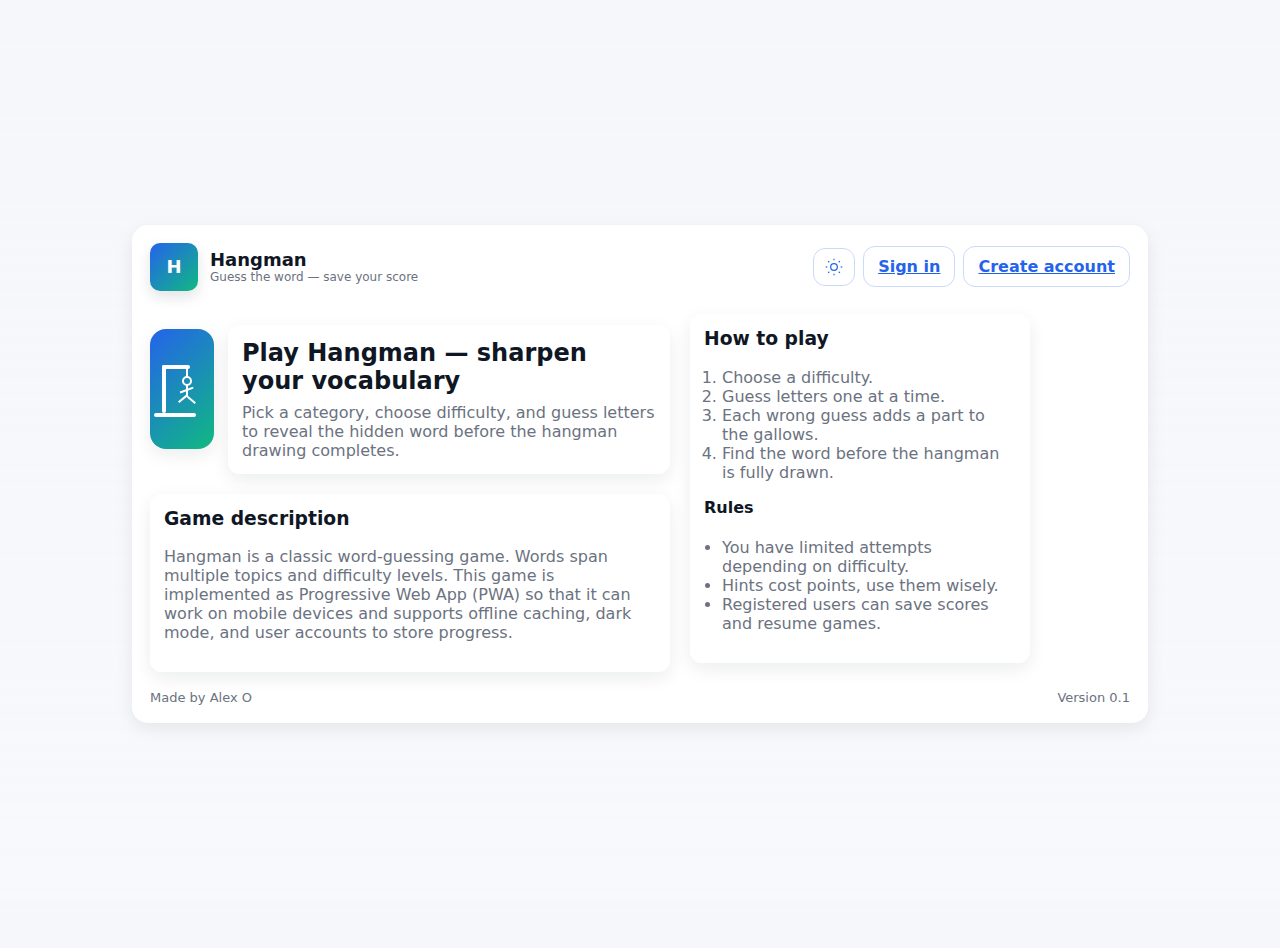
<file: backend/app/frontend/static/index.html>
<!doctype html>
<html lang="en">
<head>
  <meta charset="utf-8" />
  <meta name="viewport" content="width=device-width,initial-scale=1" />
  <title>Hangman — Play & Learn</title>
  <link rel="stylesheet" href="./css/layout.css" />
</head>
<body>
  <div class="app-shell theme-light" id="app" style="max-width:980px;margin:24px auto;padding:18px">
    <div class="header">
      <div class="brand">
        <div class="logo">H</div>
        <div>
          <h1 style="margin:0">Hangman</h1>
          <div style="font-size:12px;color:var(--muted)">Guess the word — save your score</div>
        </div>
      </div>

      <div class="controls">
        <button id="toggleTheme" class="btn secondary" type="button" aria-label="Toggle theme"></button>
        <a href="/frontend/static/login.html" class="btn secondary">Sign in</a>
        <a href="/frontend/static/register.html" class="btn">Create account</a>
      </div>
    </div>

    <main class="margin-top">
      <div style="display:flex;gap:20px;align-items:center;flex-wrap:wrap">
        <div style="flex:1;min-width:280px;max-width:520px">
          <!-- Hero -->
          <div style="display:flex;gap:14px;align-items:center">
            <div style="width:120px;height:120px;border-radius:16px;background:linear-gradient(135deg,var(--accent),var(--accent-2));display:flex;align-items:center;justify-content:center;color:white;box-shadow:var(--shadow)">
              <!-- simple inline hangman SVG icon -->
              <svg width="64" height="64" viewBox="0 0 64 64" fill="none" xmlns="http://www.w3.org/2000/svg" aria-hidden="true">
                <rect x="4" y="56" width="42" height="4" rx="2" fill="white"/>
                <rect x="12" y="8" width="4" height="48" rx="2" fill="white"/>
                <rect x="12" y="8" width="28" height="4" rx="2" fill="white"/>
                <rect x="36" y="8" width="2" height="12" fill="white"/>
                <circle cx="37" cy="24" r="4" stroke="white" stroke-width="2" fill="transparent"/>
                <rect x="36" y="28" width="2" height="12" fill="white"/>
                <rect x="33" y="35" width="14" height="2" transform="rotate(-20 30 44)" fill="white"/>
                <rect x="35" y="40" width="10" height="2" transform="rotate(40 38 44)" fill="white"/>
                <rect x="30" y="38" width="10" height="2" transform="rotate(-40 38 44)" fill="white"/>
              </svg>
            </div>


            <section class="margin-top card" style="margin-top:20px">
                <div>
                  <h2 style="margin:0 0 8px 0">Play Hangman — sharpen your vocabulary</h2>
                  <p style="margin:0;color:var(--muted)">Pick a category, choose difficulty, and guess letters to reveal the hidden word before the hangman drawing completes.</p>
                </div>
            </section>

          </div>

          <section class="margin-top card" style="margin-top:20px">
            <h3 style="margin-top:0">Game description</h3>
            <p style="color:var(--muted)">Hangman is a classic word-guessing game. Words span multiple topics and difficulty levels. This game is implemented as Progressive Web App (PWA) so that it can work on mobile devices and supports offline caching, dark mode, and user accounts to store progress.</p>
          </section>

        </div>

        <aside style="flex:0 0 340px;min-width:240px">
          <div class="card">
            <h3 style="margin-top:0">How to play</h3>
            <ol style="color:var(--muted);padding-left:18px">
              <li>Choose a difficulty.</li>
              <li>Guess letters one at a time.</li>
              <li>Each wrong guess adds a part to the gallows.</li>
              <li>Find the word before the hangman is fully drawn.</li>
            </ol>
            <h4 style="margin-top:8px">Rules</h4>
            <ul style="color:var(--muted);padding-left:18px">
              <li>You have limited attempts depending on difficulty.</li>
              <li>Hints cost points, use them wisely.</li>
              <li>Registered users can save scores and resume games.</li>
            </ul>
          </div>
        </aside>
      </div>

    </main>

    <div class="footer" style="margin-top:18px">
      <div>Made by Alex O</div>
      <div>Version 0.1</div>
    </div>
  </div>

  <script src="./javascript/theme.js"></script>
  <script src="./javascript/index.js"></script>
</body>
</html>
</file>
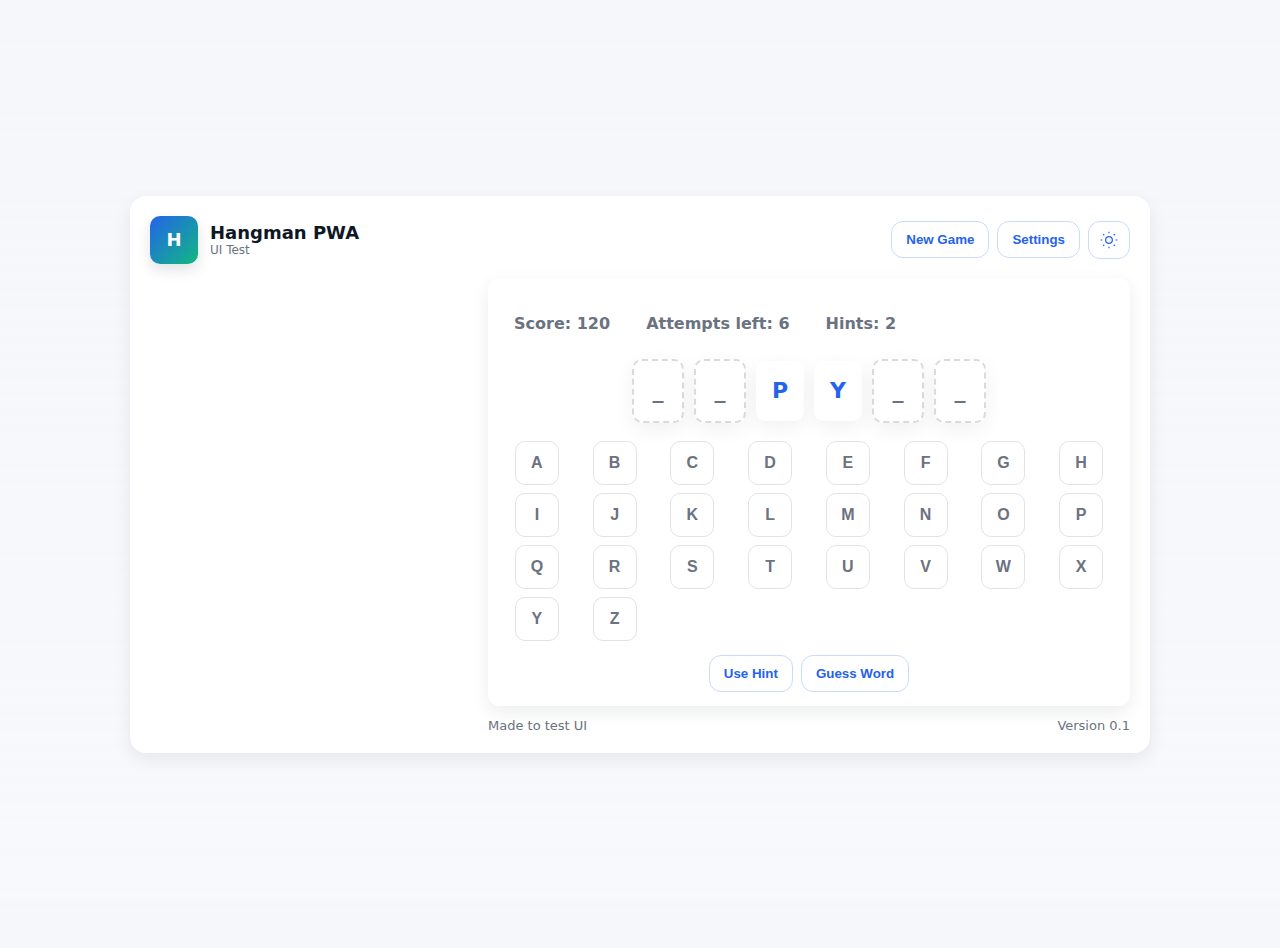
<file: backend/app/frontend/static/demo_layout.html>
<!doctype html>
<html lang="en">
<head>
  <meta charset="utf-8" />
  <meta name="viewport" content="width=device-width,initial-scale=1" />
  <title>Hangman UI Test File</title>
  <link rel="stylesheet" href="./css/layout.css" />
</head>
<body>
  <div class="app-shell theme-light" id="app">
    <div class="header">
      <div class="brand">
        <div class="logo">H</div>
        <div>
          <h1>Hangman PWA</h1>
          <div style="font-size:12px;color:var(--muted)">UI Test</div>
        </div>
      </div>
      <div class="controls">
        <button class="btn" id="newGame">New Game</button>
        <button class="btn secondary" id="settings">Settings</button>
        <button class="btn secondary" id="toggleTheme" type="button" aria-label="Toggle theme"></button>
      </div>
    </div>

    <!-- Main grid: gallows on left, play area on right -->
    <div class="game-grid margin-top">
      <div class="gallows-column">
        <div class="gallows stage-0" id="gallows">
          <div class="gallow-base part"></div>
          <div class="gallow-post part"></div>
          <div class="gallow-beam part"></div>
          <div class="gallow-support part"></div>
          <div class="gallow-rope part"></div>

          <div class="head part"></div>
          <div class="body part"></div>
          <div class="arm-left part"></div>
          <div class="arm-right part"></div>
          <div class="leg-left part"></div>
          <div class="leg-right part"></div>
        </div>
      </div>

      <div>
        <div class="card">
          <div class="hud">
            <div class="stat">Score: <strong>120</strong></div>
            <div class="stat">Attempts left: <strong id="attempts">6</strong></div>
            <div class="stat hint-badge">Hints: 2</div>
          </div>

          <div class="word-box" id="wordBox">
            <div class="letter-slot hidden">_</div>
            <div class="letter-slot hidden">_</div>
            <div class="letter-slot">P</div>
            <div class="letter-slot">Y</div>
            <div class="letter-slot hidden">_</div>
            <div class="letter-slot hidden">_</div>
          </div>

          <div class="keyboard" id="keyboard">
            <!-- Alphabet buttons are injected by JS code -->
          </div>

          <div style="margin-top:14px;display:flex;gap:8px;justify-content:center;align-items:center">
            <button class="btn" id="hintBtn">Use Hint</button>
            <button class="btn secondary" id="guessWord">Guess Word</button>
          </div>
        </div>

        <div class="footer" style="margin-top:12px">
          <div>Made to test UI</div>
          <div>Version 0.1</div>
        </div>
      </div>
    </div>
  </div>

  <script>
    // Generate alphabet buttons
    const alphabet = 'ABCDEFGHIJKLMNOPQRSTUVWXYZ'.split('');
    const keyboard = document.getElementById('keyboard');
    const app = document.getElementById('app');
    const gallows = document.getElementById('gallows');
    const attemptsEl = document.getElementById('attempts');

    let maxStage = 8;
    let stage = 0; // starts at 0 (nothing drawn)
    let attemptsLeft = 6;

    // Create buttons for each letter
    alphabet.forEach(letter => {
      const btn = document.createElement('button');
      btn.className = 'key';
      btn.textContent = letter;
      btn.addEventListener('click', ()=>{
        if(btn.classList.contains('disabled')) return;
        btn.classList.add('disabled');
        // Demo: treat vowels as correct, consonants as wrong
        const isVowel = 'AEIOU'.includes(letter);
        if(!isVowel){
          // wrong guess -> advance stage
          stage = Math.min(maxStage, stage + 1);
          attemptsLeft = Math.max(0, attemptsLeft - 1);
          gallows.className = 'gallows stage-' + stage;
          attemptsEl.textContent = Math.max(0, attemptsLeft);
        } else {
          // correct guess - reveal a slot for demo
          const hidden = document.querySelectorAll('.letter-slot.hidden');
          if(hidden.length) hidden[0].classList.remove('hidden');
        }
      });
      keyboard.appendChild(btn);
    });

    // New game button functionality
    document.getElementById('newGame').addEventListener('click', ()=>{
      // reset keys
      document.querySelectorAll('.key').forEach(k=>k.classList.remove('disabled'));
      // reset word slots
      document.querySelectorAll('.letter-slot').forEach(s=>s.classList.add('hidden'));
      document.querySelectorAll('.letter-slot').forEach((s,i)=>{ if(i>1 && i<4) s.classList.remove('hidden') });
      // reset gallows
      stage = 0; attemptsLeft = 6; gallows.className = 'gallows stage-0'; attemptsEl.textContent = attemptsLeft;
    });
  </script>
  <script src="./javascript/theme.js"></script>
</body>
</html>
</file>
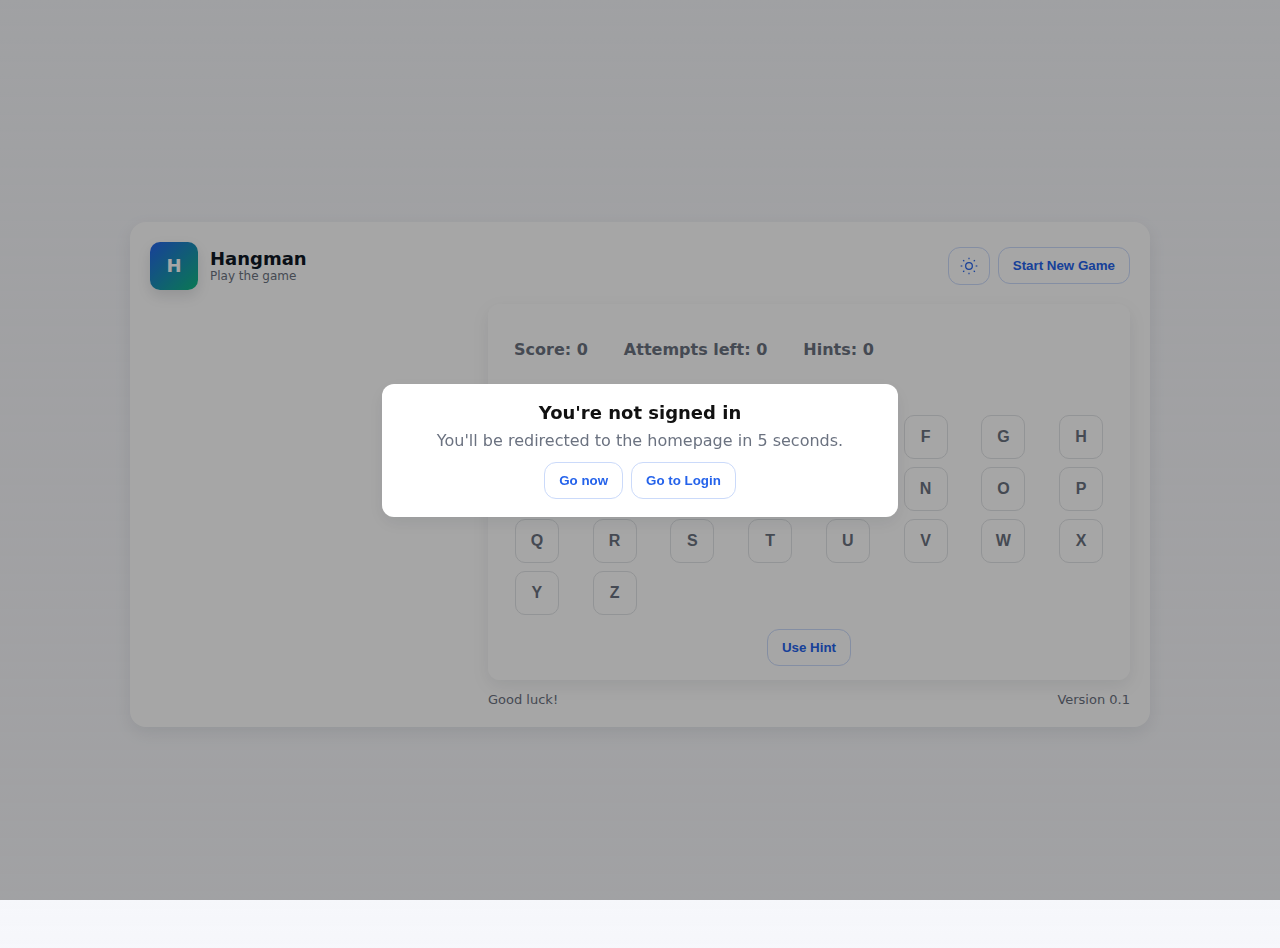
<file: backend/app/frontend/static/game.html>
<!doctype html>
<html lang="en">
<!-- Head section with meta tags and stylesheets -->
<head>
  <meta charset="utf-8" />
  <meta name="viewport" content="width=device-width,initial-scale=1" />
  <title>Hangman — Game</title>
  <link rel="stylesheet" href="./css/layout.css" />
</head>
<!-- Body section with the main app structure -->
<body>
  <div class="app-shell theme-light" id="app">
      <!-- Header with branding and controls -->
    <div class="header">
      <div class="brand">
        <div class="logo">H</div>
        <div>
          <h1>Hangman</h1>
          <div style="font-size:12px;color:var(--muted)">Play the game</div>
        </div>
      </div>

        <!-- Control buttons: Theme toggle and New Game -->
      <div class="controls">
        <button id="toggleTheme" class="btn secondary" type="button" aria-label="Toggle theme"></button>
        <button id="newGameBtn" class="btn">Start New Game</button>
      </div>
    </div>

      <!-- Main game grid layout -->
    <div class="game-grid margin-top">
        <!-- Gallows and hangman figure -->
      <div class="gallows-column">
        <div class="gallows stage-0" id="gallows">
          <div class="gallow-base part"></div>
          <div class="gallow-post part"></div>
          <div class="gallow-beam part"></div>
          <div class="gallow-support part"></div>
          <div class="gallow-rope part"></div>

          <div class="head part"></div>
          <div class="body part"></div>
          <div class="arm-left part"></div>
          <div class="arm-right part"></div>
          <div class="leg-left part"></div>
          <div class="leg-right part"></div>
        </div>
      </div>

      <div>
          <!-- Game card with HUD, word box, keyboard, and controls -->
        <div class="card">
          <div class="hud">
            <div class="stat">Score: <strong id="score">0</strong></div>
            <div class="stat">Attempts left: <strong id="attempts">0</strong></div>
            <div class="stat hint-badge">Hints: <span id="hints">0</span></div>
          </div>

            <!-- Controls row -->
          <div class="controls-row" style="margin-top:12px;display:flex;gap:8px;align-items:center;flex-wrap:wrap;">
          </div>

            <!-- Word box for displaying letter slots -->
          <div class="word-box" id="wordBox" style="margin-top:18px">
            <!-- letter slots will be rendered here -->
          </div>

          <!-- Word metadata (clue/topic); hidden when not available -->
          <div id="wordMeta" class="word-meta" style="display:none;margin-top:12px;padding:10px;border-radius:10px;background:var(--glass);">
            <div id="wordClue" style="font-weight:700;color:var(--accent);">Clue: </div>
            <div id="wordTopic" style="font-size:13px;color:var(--muted);margin-top:6px">Topic: </div>
          </div>

            <!-- On-screen keyboard for letter selection -->
          <div class="keyboard" id="keyboard" style="margin-top:18px">
            <!-- alphabet buttons injected -->
          </div>

            <!-- Hint button -->
          <div style="margin-top:14px;display:flex;gap:8px;justify-content:center;align-items:center">
            <button class="btn" id="hintBtn">Use Hint</button>
          </div>
        </div>

          <!-- Footer section -->
        <div class="footer" style="margin-top:12px">
          <div>Good luck!</div>
          <div>Version 0.1</div>
        </div>
      </div>
    </div>
  </div>

  <!-- JavaScript files -->
  <script src="./javascript/theme.js"></script>
  <script>
    // Authentication check - redirect if no token found
    (function(){
      'use strict';
      try{
        // check for access token in localStorage
        const token = localStorage.getItem('access_token');
        if(!token){
          // build a centered notice with a 5s countdown and accessible buttons
          const notice = document.createElement('div');
          notice.id = 'authRedirectNotice';
          notice.setAttribute('role','alertdialog');
          notice.setAttribute('aria-live','assertive');
          notice.style.cssText = 'position:fixed;inset:0;display:flex;align-items:center;justify-content:center;background:rgba(0,0,0,0.35);z-index:9999;padding:16px';

          notice.innerHTML = `
            <div style="width:100%;max-width:480px;background:var(--card-bg,#fff);color:var(--text,#111);padding:18px;border-radius:12px;box-shadow:var(--shadow);text-align:center">
              <p style="margin:0 0 8px;font-size:18px;font-weight:700">You're not signed in</p>
              <p id="authNoticeMsg" style="margin:0 0 12px;color:var(--muted)">You'll be redirected to the homepage in <span id="redirectCountdown">5</span> seconds.</p>
              <div style="display:flex;gap:8px;justify-content:center;margin-top:6px">
                <button id="redirectNow" class="btn" type="button">Go now</button>
                <button id="redirectLogin" class="btn secondary" type="button">Go to Login</button>
              </div>
            </div>
          `;

          // append to body
          document.body.appendChild(notice);

          // Start countdown
          let secs = 5;
          const el = document.getElementById('redirectCountdown');
          const tick = () => {
            secs -= 1;
            if(el) el.textContent = String(secs);
            if(secs <= 0){
              clearInterval(timer);
              // final redirect to index
              window.location.href = '/frontend/static/index.html';
            }
          };
          // initial tick
          const timer = setInterval(tick, 1000);

          // Button handlers
          const safeRemove = ()=>{ try{ const n = document.getElementById('authRedirectNotice'); if(n) n.remove(); }catch(e){}
          };
          // Redirect now button
          document.getElementById('redirectNow').addEventListener('click', ()=>{
            clearInterval(timer); window.location.href = '/frontend/static/index.html';
          });
          // Redirect to login button
          document.getElementById('redirectLogin').addEventListener('click', ()=>{
            clearInterval(timer); window.location.href = '/frontend/static/login.html';
          });
        }
      }catch(e){
        // don't block page if DOM/storage access fails
        console.error('auth check failed', e);
      }
    })();
  </script>
  <!-- Main game logic script -->
  <script src="./javascript/game.js"></script>

  <!-- Resume modal (hidden by default) -->
  <div id="resumeModal" class="modal" role="dialog" aria-modal="true" aria-hidden="true" aria-labelledby="resumeModalTitle">
    <div class="modal-backdrop" data-dismiss="modal"></div>
    <div class="modal-panel" role="document">
      <header class="modal-header">
        <h2 id="resumeModalTitle">Resume previous game?</h2>
      </header>
      <div class="modal-body">
        <p id="resumeModalMessage">You have an unfinished game. Would you like to resume it?</p>
      </div>
      <footer class="modal-footer">
        <button id="resumeModalResume" class="btn">Resume</button>
        <button id="resumeModalCancel" class="btn secondary">Cancel</button>
      </footer>
    </div>
  </div>

  <!-- New Game Modal -->
  <div id="newGameModal" class="modal" role="dialog" aria-modal="true" aria-hidden="true" aria-labelledby="newGameModalTitle">
    <div class="modal-backdrop" data-dismiss="modal"></div>
    <div class="modal-panel" role="document">
      <header class="modal-header">
        <h2 id="newGameModalTitle">Choose a difficulty</h2>
      </header>
      <div class="modal-body" id="newGameDifficultyButtons" style="display: flex; flex-direction: column; gap: 10px; padding: 10px 0;">
        <button class="btn" data-difficulty="easy">Easy</button>
        <button class="btn" data-difficulty="medium">Medium</button>
        <button class="btn" data-difficulty="hard">Hard</button>
        <button class="btn" data-difficulty="insane">Insane</button>
      </div>
      <footer class="modal-footer">
        <button id="newGameCancel" class="btn secondary">Cancel</button>
      </footer>
    </div>
  </div>

  <!-- Confirm New Game Modal -->
  <div id="confirmNewGameModal" class="modal" role="dialog" aria-modal="true" aria-hidden="true" aria-labelledby="confirmNewGameModalTitle">
    <div class="modal-backdrop" data-dismiss="modal"></div>
    <div class="modal-panel" role="document">
      <header class="modal-header">
        <h2 id="confirmNewGameModalTitle">Start a new game?</h2>
      </header>
      <div class="modal-body">
        <p>You haven't finished the current game. Would you like to cancel it and start a new one?</p>
      </div>
      <footer class="modal-footer">
        <button id="confirmNewGameYes" class="btn">Yes</button>
        <button id="confirmNewGameNo" class="btn secondary">No</button>
      </footer>
    </div>
  </div>

  <!-- Generic Message Modal -->
  <div id="messageModal" class="modal" role="dialog" aria-modal="true" aria-hidden="true" aria-labelledby="messageModalTitle">
    <div class="modal-backdrop"></div>
    <div class="modal-panel" role="document">
      <header class="modal-header">
        <h2 id="messageModalTitle">Notification</h2>
      </header>
      <div class="modal-body">
        <p id="messageModalText"></p>
      </div>
      <footer class="modal-footer">
        <button id="messageModalOk" class="btn">OK</button>
      </footer>
    </div>
  </div>
</body>
</html>
</file>
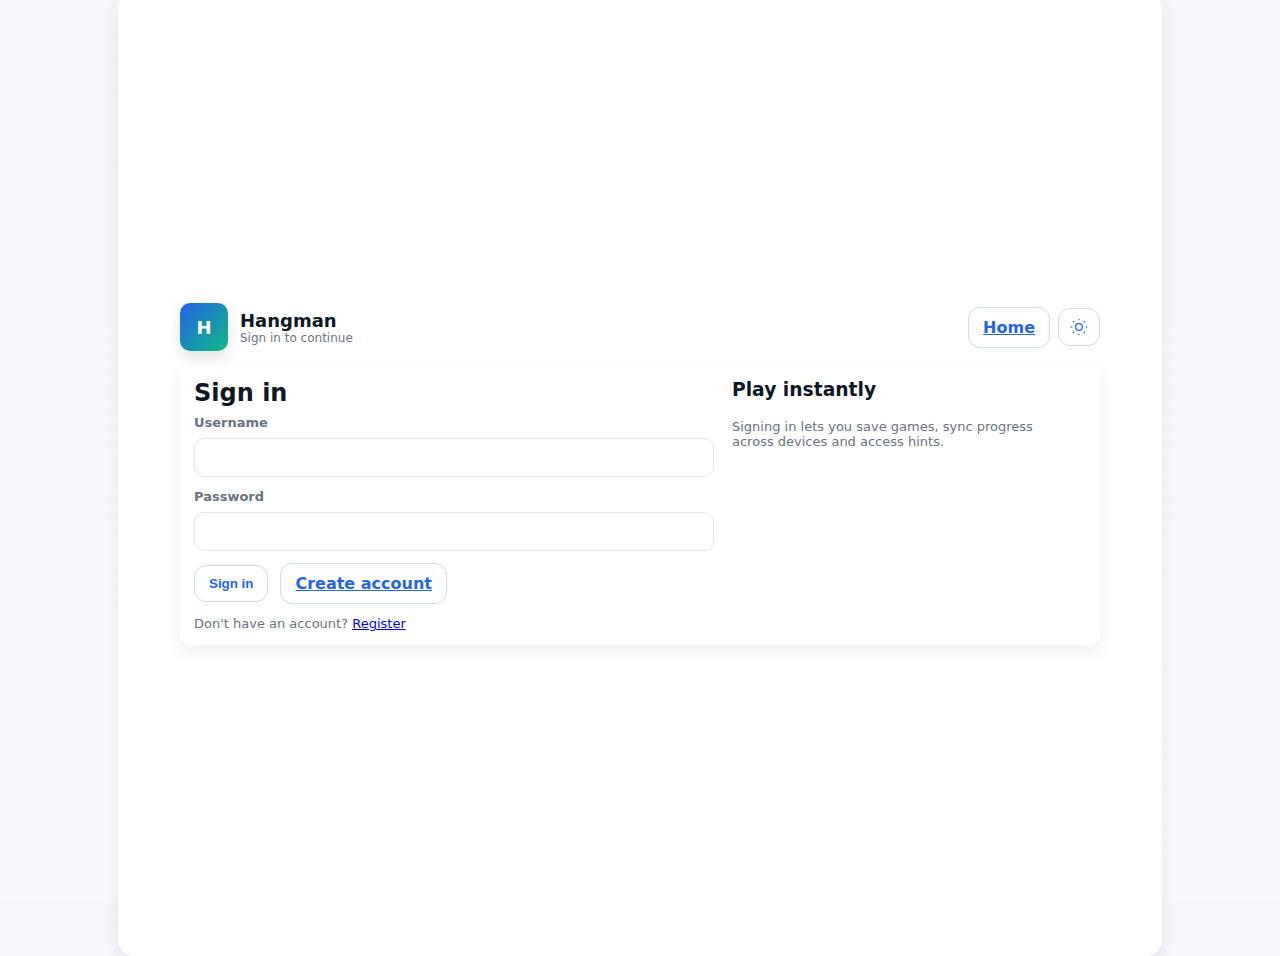
<file: backend/app/frontend/static/login.html>
<!doctype html>
<html lang="en">
<head>
  <meta charset="utf-8" />
  <meta name="viewport" content="width=device-width,initial-scale=1" />
  <title>Sign In — Hangman</title>
  <link rel="stylesheet" href="./css/layout.css" />
  <style>
    .form-row{display:flex;flex-direction:column;gap:8px;margin-bottom:12px}
    label{font-weight:700;color:var(--muted);font-size:13px}
    input[type="text"], input[type="email"], input[type="password"]{
      padding:10px 12px;border-radius:10px;border:1px solid color-mix(in srgb,var(--muted) 18%, var(--card));background:transparent;outline:none;color:inherit;font-size:15px
    }
    input:focus{box-shadow:0 6px 20px rgba(37,99,235,0.12);border-color:var(--accent)}
    .notice{padding:10px;border-radius:10px;margin-bottom:12px;display:none}
    .notice.success{background:color-mix(in srgb,var(--accent) 8%, transparent);color:var(--card)}
    .notice.error{background:color-mix(in srgb,var(--danger) 8%, transparent);color:var(--card)}
    .meta{color:var(--muted);font-size:13px}
  </style>
</head>
<body>
  <div class="app-shell theme-light center" id="app" style="min-height:100vh;padding:32px">
    <div style="width:100%;max-width:920px">
      <div class="header">
        <div class="brand">
          <div class="logo">H</div>
          <div>
            <h1>Hangman</h1>
            <div style="font-size:12px;color:var(--muted)">Sign in to continue</div>
          </div>
        </div>
        <div class="controls">
          <a href="/frontend/static/index.html" class="btn secondary">Home</a>
          <button id="toggleTheme" class="btn secondary" type="button" aria-label="Toggle theme"></button>
        </div>
      </div>

      <div class="card margin-top" style="display:flex;gap:18px;align-items:flex-start;flex-wrap:wrap">
        <div style="flex:1;min-width:320px;max-width:520px">
          <h2 style="margin:0 0 8px 0">Sign in</h2>
          <div class="notice" id="notice"></div>

          <form id="loginForm">
            <div class="form-row">
              <label for="username">Username</label>
              <input id="username" name="username" type="text" autocomplete="username" required />
            </div>

            <div class="form-row">
              <label for="password">Password</label>
              <input id="password" name="password" type="password" autocomplete="current-password" required />
            </div>

            <div style="display:flex;align-items:center;gap:12px;margin-top:8px">
              <button class="btn" type="submit" id="submitBtn">Sign in</button>
              <a href="/frontend/static/register.html" class="btn secondary">Create account</a>
            </div>
          </form>

          <div style="margin-top:12px" class="meta">Don't have an account? <a href="/frontend/static/register.html">Register</a></div>
        </div>

        <div style="width:320px;min-width:240px">
          <h3 style="margin-top:0">Play instantly</h3>
          <p class="meta">Signing in lets you save games, sync progress across devices and access hints.</p>
        </div>
      </div>

    </div>
  </div>

  <script src="./javascript/theme.js"></script>
  <script src="./javascript/login.js"></script>
</body>
</html>
</file>
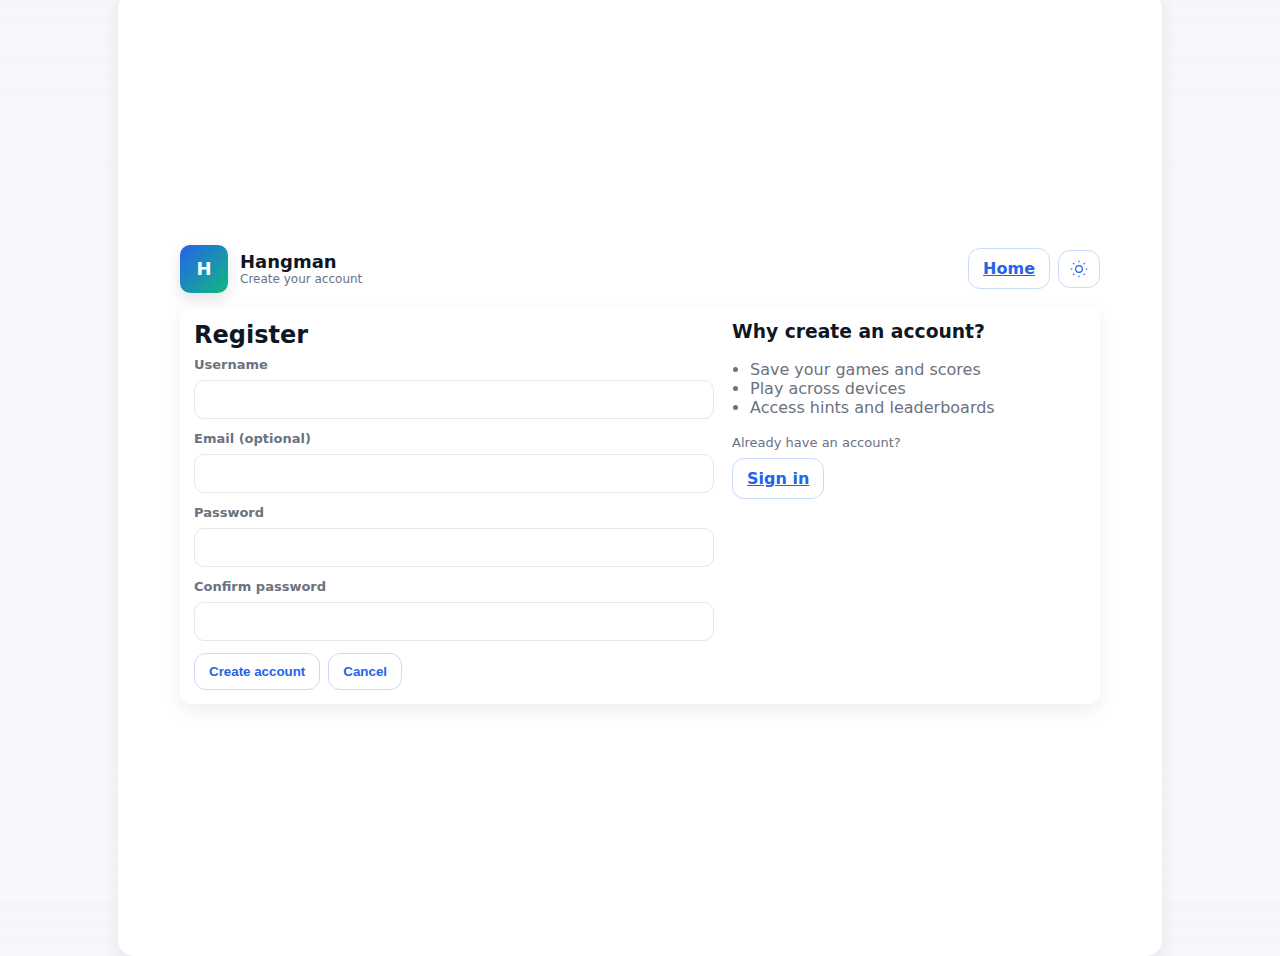
<file: backend/app/frontend/static/register.html>
<!doctype html>
<html lang="en">
<head>
  <meta charset="utf-8" />
  <meta name="viewport" content="width=device-width,initial-scale=1" />
  <title>Register — Hangman</title>
  <link rel="stylesheet" href="./css/layout.css" />
  <style>
    /* Small input styling to complement layout.css */
    .form-row{display:flex;flex-direction:column;gap:8px;margin-bottom:12px}
    label{font-weight:700;color:var(--muted);font-size:13px}
    input[type="text"], input[type="email"], input[type="password"]{
      padding:10px 12px;border-radius:10px;border:1px solid color-mix(in srgb,var(--muted) 18%, var(--card));background:transparent;outline:none;color:inherit;font-size:15px
    }
    input:focus{box-shadow:0 6px 20px rgba(37,99,235,0.12);border-color:var(--accent)}
    .notice{padding:10px;border-radius:10px;margin-bottom:12px;display:none}
    .notice.success{background:color-mix(in srgb,var(--accent) 8%, transparent);color:var(--card)}
    .notice.error{background:color-mix(in srgb,var(--danger) 8%, transparent);color:var(--card)}
  </style>
</head>
<body>
  <div class="app-shell theme-light center" id="app" style="min-height:100vh;padding:32px">
    <div style="width:100%;max-width:920px">
      <div class="header">
        <div class="brand">
          <div class="logo">H</div>
          <div>
            <h1>Hangman</h1>
            <div style="font-size:12px;color:var(--muted)">Create your account</div>
          </div>
        </div>
        <div class="controls">
          <a href="/frontend/static/index.html" class="btn secondary">Home</a>
          <button id="toggleTheme" class="btn secondary" type="button" aria-label="Toggle theme"></button>
        </div>
      </div>

      <div class="card margin-top" style="display:flex;gap:18px;align-items:flex-start;flex-wrap:wrap">
        <div style="flex:1;min-width:320px;max-width:520px">
          <h2 style="margin:0 0 8px 0">Register</h2>
          <div class="notice" id="notice"></div>

          <form id="registerForm">
            <div class="form-row">
              <label for="username">Username</label>
              <input id="username" name="username" type="text" autocomplete="username" required />
            </div>
            <div class="form-row">
              <label for="email">Email (optional)</label>
              <input id="email" name="email" type="email" autocomplete="email" />
            </div>
            <div class="form-row">
              <label for="password">Password</label>
              <input id="password" name="password" type="password" autocomplete="new-password" required />
            </div>
            <div class="form-row">
              <label for="confirm">Confirm password</label>
              <input id="confirm" name="confirm" type="password" autocomplete="new-password" required />
            </div>

            <div style="display:flex;gap:8px;align-items:center;margin-top:8px">
              <button class="btn" type="submit" id="submitBtn">Create account</button>
              <button class="btn secondary" type="button" id="cancelBtn">Cancel</button>
            </div>
          </form>
        </div>

        <div style="width:320px;min-width:240px">
          <h3 style="margin-top:0">Why create an account?</h3>
          <ul style="color:var(--muted);padding-left:18px">
            <li>Save your games and scores</li>
            <li>Play across devices</li>
            <li>Access hints and leaderboards</li>
          </ul>

          <div style="margin-top:18px">
            <div style="font-size:13px;color:var(--muted)">Already have an account?</div>
            <a href="/frontend/static/login.html" class="btn secondary" style="margin-top:8px;display:inline-block">Sign in</a>
          </div>
        </div>
      </div>

    </div>
  </div>

  <script src="./javascript/theme.js"></script>
  <script src="./javascript/register.js"></script>
</body>
</html>
</file>
<file: backend/app/frontend/static/css/layout.css>
/* layout.css - styling file for my Hangman PWA UI
   Features:
   - rounded buttons and UI elements
   - hover effects (color, font weight, shadow)
   - alphabet keyboard grid for letter buttons
   - light and dark mode support via prefers-color-scheme and .theme-dark/.theme-light
   - responsive layout for mobile and tablet
*/
:root{
  --bg: #f6f7fb;
  --card: #ffffff;
  --muted: #6b7280;
  --accent: #2563eb; /* blue */
  --accent-contrast: var(--accent); /* darker variant for high-contrast filled elements; defaults to accent */
  --accent-2: #10b981; /* green */
  --danger: #ef4444;
  --glass: rgba(255,255,255,0.6);
  --shadow: 0 6px 18px rgba(16,24,40,0.08);
  --radius: 12px;
  --font-sans: Inter, ui-sans-serif, system-ui, -apple-system, "Segoe UI", Roboto, "Helvetica Neue", Arial;
  /* primary text color for good contrast in light theme */
  --text-primary: #0f1724; /* dark slate for headings and important text */
  --text-secondary: #6b7280; /* muted text */
}

/* dark overrides */
@media (prefers-color-scheme: dark){
  :root{
    --bg: #0b1220;
    --card: #0f1724;
    --muted: #9ca3af;
    --accent: #60a5fa; /* bright accent used for decorative accents in dark theme */
    --accent-contrast: #1f4ea3; /* darker variant for filled elements (white text) */
    --accent-2: #34d399;
    --danger: #f87171;
    --glass: rgba(255,255,255,0.04);
    --shadow: 0 6px 18px rgba(2,6,23,0.6);
    /* lighter primary text for dark theme */
    --text-primary: #e6edf3; /* light text for headings */
    --text-secondary: #9ca3af;
  }
}

/* Theme classes for toggling in JS if needed */
.theme-light{ --bg: #f6f7fb; --card:#ffffff; --muted:#6b7280; --accent:#2563eb; --accent-2:#10b981; --glass: rgba(255,255,255,0.6); --shadow: 0 6px 18px rgba(16,24,40,0.08); --text-primary: #0f1724; --text-secondary: #6b7280; --accent-contrast: var(--accent); }
.theme-dark{  --bg: #071025; --card:#071828; --muted:#9ca3af; --accent:#60a5fa; --accent-2:#34d399; --glass: rgba(255,255,255,0.04); --shadow:0 6px 18px rgba(2,6,23,0.6); --text-primary: #e6edf3; --text-secondary: #9ca3af; --accent-contrast: #1f4ea3;}

/* Page base */
html,body{height:100%;}
body{
  margin:0;
  font-family:var(--font-sans);
  background: linear-gradient(180deg, var(--bg), color-mix(in srgb, var(--bg) 80%, #0000 ));
  color: var(--text-primary);
  -webkit-font-smoothing:antialiased;
  -moz-osx-font-smoothing:grayscale;
  display:flex;
  align-items:center;
  justify-content:center;
  padding:24px;
}

/* App shell */
.app-shell{
  width:100%;
  max-width:980px;
  background:var(--card);
  border-radius:calc(var(--radius) + 4px);
  box-shadow:var(--shadow);
  padding:20px;
  color: inherit;
}

.header{
  display:flex;
  align-items:center;
  justify-content:space-between;
  gap:12px;
}

.brand{
  display:flex;align-items:center;gap:12px;
}
.brand .logo{
  width:48px;height:48px;border-radius:10px;background:linear-gradient(135deg,var(--accent),var(--accent-2));display:flex;align-items:center;justify-content:center;color:white;font-weight:700;font-size:18px;box-shadow:0 6px 14px rgba(16,24,40,0.12);
}
.brand h1{margin:0;font-size:18px;color:var(--text-primary);} /* increased contrast for brand/title */

.controls{display:flex;gap:8px;align-items:center}

/* Card */
.card{
  background: linear-gradient(180deg, color-mix(in srgb, var(--card) 96%, #0000), var(--card));
  border-radius:var(--radius);
  padding:14px;
  box-shadow:var(--shadow);
}

/* HUD */
.hud{display:flex;gap:12px;align-items:center;flex-wrap:wrap;margin-top:14px}
.hud .stat{
  background:var(--glass);
  padding:8px 12px;
  border-radius:10px;
  color:var(--muted);
  font-weight:600;
}

/* Word display */
.word-box{
  margin-top:18px;
  display:flex;
  gap:10px;
  align-items:center;
  justify-content:center;
  flex-wrap:wrap;
}
.letter-slot{
  width:48px;height:60px;border-radius:10px;background:linear-gradient(180deg, color-mix(in srgb, var(--card) 96%, #0000), var(--card));display:flex;align-items:center;justify-content:center;font-size:22px;font-weight:700;color:var(--accent);
  box-shadow:0 6px 20px rgba(16,24,40,0.06);
}
.letter-slot.hidden{color:var(--muted);background:transparent;border:2px dashed color-mix(in srgb,var(--muted) 26%, var(--card));}

/* Keyboard (alphabet buttons) */
.keyboard{
  margin-top:18px;display:grid;grid-template-columns:repeat(8,1fr);gap:8px;align-items:center;justify-items:center
}
.key{
  width:44px;height:44px;border-radius:10px;background:transparent;border:1px solid color-mix(in srgb,var(--muted) 20%, var(--card));display:flex;align-items:center;justify-content:center;cursor:pointer;user-select:none;transition:all 160ms ease; font-weight:700; color:var(--muted); font-size:16px;
}
.key:hover{
  background:linear-gradient(180deg,color-mix(in srgb,var(--accent) 12%, transparent), color-mix(in srgb,var(--accent) 6%, transparent));
  color:var(--card);
  transform:translateY(-4px) scale(1.02);
  text-shadow:0 2px 8px rgba(0,0,0,0.35);
  box-shadow:0 10px 30px rgba(37,99,235,0.18);
}
.key.disabled{
  opacity:0.28;cursor:not-allowed;transform:none;box-shadow:none;text-shadow:none
}

/* Primary button - neutral by default; highlight (filled) on hover/focus */
.btn{
  display:inline-flex;align-items:center;gap:8px;padding:10px 14px;border-radius:12px;background:transparent;color:var(--accent);border:1px solid color-mix(in srgb,var(--accent) 24%, var(--card));cursor:pointer;font-weight:700;transition:all 170ms ease;box-shadow:none
}

/* Apply filled accent and elevation when hovered or focused (keyboard accessible via focus-visible) */
.btn:hover,
.btn:focus-visible{
  background:var(--accent-contrast);
  color:white;
  transform:translateY(-3px);
  box-shadow:0 14px 36px rgba(37,99,235,0.26);
  border-color: transparent;
}

/* Keep secondary buttons visually subtle; they get a light tint on hover/focus */
.btn.secondary{background:transparent;color:var(--accent);border:1px solid color-mix(in srgb,var(--accent) 24%, var(--card));box-shadow:none}
/* Make secondary buttons highlight like primary on hover/focus */
.btn.secondary:hover,
.btn.secondary:focus-visible{
  background:var(--accent-contrast);
  color:white;
  transform:translateY(-3px);
  box-shadow:0 14px 36px rgba(37,99,235,0.26);
  border-color: transparent;
}

/* Hint badge */
.hint-badge{background:var(--accent-2);color:white;padding:6px 8px;border-radius:999px;font-weight:700}

/* Footer */
.footer{display:flex;justify-content:space-between;align-items:center;margin-top:18px;color:var(--muted);font-size:13px}

/* Game layout: left gallows + right play area */
.game-grid{
  display:grid;
  grid-template-columns: 320px 1fr;
  gap:18px;
  align-items:start;
}

/* Gallows area */
.gallows-column{
  display:flex;align-items:center;justify-content:center;padding:12px;
}
.gallows{
  width:260px;height:300px;position:relative;
  top: 80px;
  left: -100px;
}
.gallows .part{
  position:absolute;left:50%;transform:translateX(-50%);background:var(--muted);border-radius:4px;opacity:0;transition:all 220ms ease, opacity 220ms ease;box-shadow:0 6px 14px rgba(2,6,23,0.12);
}

/* Structure parts (positioned by top/height/width) */
.gallow-base{bottom:8px;height:12px;width:220px;border-radius:6px;background:linear-gradient(90deg,color-mix(in srgb,var(--muted) 20%, transparent), color-mix(in srgb,var(--muted) 6%, transparent));left:50%;transform:translateX(-50%);}
.gallow-post{bottom:20px;left:32px;transform:none;height:240px;width:12px;border-radius:6px;background:linear-gradient(180deg,var(--muted),color-mix(in srgb,var(--muted) 30%, transparent));}
.gallow-beam{top:18px;left:32px;transform:none;height:12px;width:160px;border-radius:6px;background:linear-gradient(90deg,var(--muted),color-mix(in srgb,var(--muted) 30%, transparent));}
.gallow-support{top:34px;left:64px;transform:none;height:10px;width:30px;border-radius:3px;background:var(--muted);transform:rotate(45deg);}
.gallow-rope{top:34px;left:188px;transform:none;height:60px;width:4px;background:linear-gradient(180deg,var(--muted),color-mix(in srgb,var(--muted) 30%, transparent));border-radius:2px}

/* Human parts centered beneath rope */
.head{top:94px;left:188px;height:44px;width:44px;border-radius:999px;background:var(--card);border:4px solid var(--muted);box-shadow:inset 0 2px 6px rgba(0,0,0,0.06);}
.body{top:140px;left:188px;height:84px;width:6px;border-radius:4px;background:var(--muted);}
.arm-left{top:160px;left:188px;height:6px;width:68px;border-radius:6px;background:var(--muted);transform-origin:left center;transform:translateX(-68px) rotate(-30deg)}
.arm-right{top:160px;left:188px;height:6px;width:68px;border-radius:6px;background:var(--muted);transform-origin:left center;transform:translateX(6px) rotate(30deg)}
.leg-left{top:220px;left:188px;height:6px;width:68px;border-radius:6px;background:var(--muted);transform-origin:left center;transform:translateX(-10px) rotate(40deg)}
.leg-right{top:220px;left:188px;height:6px;width:68px;border-radius:6px;background:var(--muted);transform-origin:left center;transform:translateX(10px) rotate(-40deg)}

/* Hidden by default; revealed based on stage class on .gallows container */
.gallows .gallow-base, .gallows .gallow-post, .gallows .gallow-beam, .gallows .gallow-support, .gallows .gallow-rope, .gallows .head, .gallows .body, .gallows .arm-left, .gallows .arm-right, .gallows .leg-left, .gallows .leg-right{opacity:0;transform:translateY(-8px) scale(0.98)}

/* Stage progression selectors */
.gallows.stage-1 .gallow-base { opacity: 1; transform: none; }

.gallows.stage-2 .gallow-base,
.gallows.stage-2 .gallow-post { opacity: 1; transform: none; }

.gallows.stage-3 .gallow-base,
.gallows.stage-3 .gallow-post,
.gallows.stage-3 .gallow-beam { opacity: 1; transform: none; }

.gallows.stage-4 .gallow-base,
.gallows.stage-4 .gallow-post,
.gallows.stage-4 .gallow-beam,
.gallows.stage-4 .gallow-support { opacity: 1; transform: none; }

.gallows.stage-5 .gallow-base,
.gallows.stage-5 .gallow-post,
.gallows.stage-5 .gallow-beam,
.gallows.stage-5 .gallow-support,
.gallows.stage-5 .gallow-rope { opacity: 1; transform: none; }

.gallows.stage-6 .gallow-base,
.gallows.stage-6 .gallow-post,
.gallows.stage-6 .gallow-beam,
.gallows.stage-6 .gallow-support,
.gallows.stage-6 .gallow-rope,
.gallows.stage-6 .head { opacity: 1; transform: none; }

.gallows.stage-7 .gallow-base,
.gallows.stage-7 .gallow-post,
.gallows.stage-7 .gallow-beam,
.gallows.stage-7 .gallow-support,
.gallows.stage-7 .gallow-rope,
.gallows.stage-7 .head,
.gallows.stage-7 .body { opacity: 1; transform: none; }

.gallows.stage-8 .gallow-base,
.gallows.stage-8 .gallow-post,
.gallows.stage-8 .gallow-beam,
.gallows.stage-8 .gallow-support,
.gallows.stage-8 .gallow-rope,
.gallows.stage-8 .head,
.gallows.stage-8 .body,
.gallows.stage-8 .arm-left,
.gallows.stage-8 .arm-right { opacity: 1; transform: none; }

.gallows.stage-9 .gallow-base,
.gallows.stage-9 .gallow-post,
.gallows.stage-9 .gallow-beam,
.gallows.stage-9 .gallow-support,
.gallows.stage-9 .gallow-rope,
.gallows.stage-9 .head,
.gallows.stage-9 .body,
.gallows.stage-9 .arm-left,
.gallows.stage-9 .arm-right,
.gallows.stage-9 .leg-left,
.gallows.stage-9 .leg-right { opacity: 1; transform: none; }

/* small decorative shadow for finished hangman */
.gallows.stage-9 .head{box-shadow:0 8px 24px rgba(0,0,0,0.22)}

/* Accessibility: focus outline for interactive elements within gallows controls */
.gallows [tabindex]{outline:none}
.gallows [tabindex]:focus{box-shadow:0 0 0 4px color-mix(in srgb,var(--accent) 18%, transparent)}

/* Mobile: stack gallows on top of UI */
@media (max-width:900px){
  .game-grid{grid-template-columns:1fr;}
  .gallows{width:200px;height:240px;margin:0 auto}
}

/* Responsive */
@media (max-width:640px){
  .app-shell{padding:12px}
  .keyboard{grid-template-columns:repeat(7,1fr)}
  .letter-slot{width:40px;height:52px;font-size:18px}
  .key{width:40px;height:40px}
}

/* utility */
.center{display:flex;align-items:center;justify-content:center}
.margin-top{margin-top:14px}

/* Theme toggle icon styles */
.toggle-icon-wrapper{display:inline-flex;align-items:center;gap:8px}
.theme-toggle-icon{width:20px;height:20px;display:inline-block;position:relative}
.theme-toggle-icon svg{width:20px;height:20px;display:block;position:absolute;top:0;left:0;transition:opacity 260ms ease, transform 260ms ease}

/* Hide both icons by default to avoid a flash where both are visible; JavaScript will set theme classes on <html> or #app */
.theme-toggle-icon .sun{opacity:0;transform:scale(0.8) rotate(0deg);visibility:hidden;pointer-events:none}
.theme-toggle-icon .moon{opacity:0;transform:scale(0.8) rotate(-10deg);visibility:hidden;pointer-events:none}

/* When dark theme is active, show moon and hide sun (use html.class to be specific) */
html.theme-dark .theme-toggle-icon .sun{opacity:0 !important;transform:scale(0.8) rotate(10deg);visibility:hidden !important;pointer-events:none}
html.theme-dark .theme-toggle-icon .moon{opacity:1 !important;transform:scale(1) rotate(0deg);visibility:visible !important;pointer-events:auto}

/* When light theme is active, ensure sun visible, moon hidden explicitly */
html.theme-light .theme-toggle-icon .sun{opacity:1 !important;transform:scale(1) rotate(0deg);visibility:visible !important;pointer-events:auto}
html.theme-light .theme-toggle-icon .moon{opacity:0 !important;transform:scale(0.8) rotate(-10deg);visibility:hidden !important;pointer-events:none}

/* Also support when theme classes are applied to an ancestor (e.g., #app) before html is updated */
.theme-dark .theme-toggle-icon .sun{opacity:0 !important;transform:scale(0.8) rotate(10deg) !important;visibility:hidden !important;pointer-events:none !important}
.theme-dark .theme-toggle-icon .moon{opacity:1 !important;transform:scale(1) rotate(0deg) !important;visibility:visible !important;pointer-events:auto !important}

.theme-light .theme-toggle-icon .sun{opacity:1 !important;transform:scale(1) rotate(0deg) !important;visibility:visible !important;pointer-events:auto !important}
.theme-light .theme-toggle-icon .moon{opacity:0 !important;transform:scale(0.8) rotate(-10deg) !important;visibility:hidden !important;pointer-events:none !important}

/* Toggle button text styling */
.theme-toggle-text{font-weight:700;font-size:13px;color:var(--muted)}

/* Focus/pressed styles for accessibility */
#toggleTheme:focus{outline:none;box-shadow:0 0 0 4px color-mix(in srgb,var(--accent) 14%, transparent);border-radius:10px}
#toggleTheme[aria-pressed="true"]{background: color-mix(in srgb,var(--accent) 8%, transparent);}

/* Ensure toggle button has nice rounded padding */
#toggleTheme{padding:8px 10px;display:inline-flex;align-items:center;gap:8px}

/* Make headings more prominent and high-contrast */
h1, h2, h3, h4 {
  color: var(--text-primary);
  -webkit-font-smoothing:antialiased;
}

/* Slightly stronger styling for section headings inside cards */
.card h3, .card h4 {
  color: var(--text-primary);
  font-weight:700;
}

/* Modal styles (resume dialog) */
.modal{position:fixed;inset:0;display:none;align-items:center;justify-content:center;z-index:1200}
.modal[aria-hidden="false"]{display:flex}
.modal-backdrop{position:absolute;inset:0;background:rgba(2,6,23,0.6);backdrop-filter:blur(4px)}
.modal-panel{position:relative;background:var(--card);color:var(--text-primary);border-radius:12px;max-width:520px;width:calc(100% - 40px);padding:18px;box-shadow:0 20px 60px rgba(2,6,23,0.6);z-index:1201;transform:translateY(-8px);opacity:0;transition:all 180ms ease}
.modal[aria-hidden="false"] .modal-panel{transform:none;opacity:1}
.modal-header h2{margin:0;font-size:18px}
.modal-body{margin-top:12px;color:var(--muted)}
.modal-footer{display:flex;gap:8px;justify-content:flex-end;margin-top:16px}
.modal-footer .btn{min-width:88px}
.modal-panel:focus{outline:none}

/* Word metadata panel (clue + topic) */
.word-meta, #wordMeta{
  position:relative;
  display:block; /* JS controls visibility via inline style */
  padding:12px 14px 12px 18px;
  border-radius:10px;
  background: linear-gradient(180deg, color-mix(in srgb, var(--card) 96%, #0000), var(--card));
  border: 1px solid color-mix(in srgb, var(--muted) 10%, var(--card));
  box-shadow: 0 8px 20px rgba(2,6,23,0.06);
  color: var(--text-primary);
  transition: transform 160ms ease, opacity 160ms ease;
  overflow:hidden;
}

/* Decorative accent stripe on the left */
.word-meta::before, #wordMeta::before{
  content: '';
  position: absolute;
  left: 0;
  top: 0;
  bottom: 0;
  width: 6px;
  border-top-left-radius:10px;
  border-bottom-left-radius:10px;
  background: linear-gradient(180deg, var(--accent), var(--accent-2));
  box-shadow: 0 4px 10px rgba(0,0,0,0.06);
}

/* Space content to the right of the accent */
.word-meta > div, #wordMeta > div{margin-left:12px}

/* Clue style */
.word-meta #wordClue, #wordMeta #wordClue{
  font-weight:700;
  color: var(--accent-contrast);
  font-size:15px;
  line-height:1.2;
}

/* Topic style */
.word-meta #wordTopic, #wordMeta #wordTopic{
  margin-top:6px;
  color: var(--text-secondary);
  font-size:13px;
}

/* Make sure it looks good on small screens */
@media (max-width:640px){
  .word-meta, #wordMeta{
    padding:10px 12px 10px 14px;
  }
  .word-meta #wordClue, #wordMeta #wordClue{font-size:14px}
  .word-meta #wordTopic, #wordMeta #wordTopic{font-size:12px}
}
</file>
